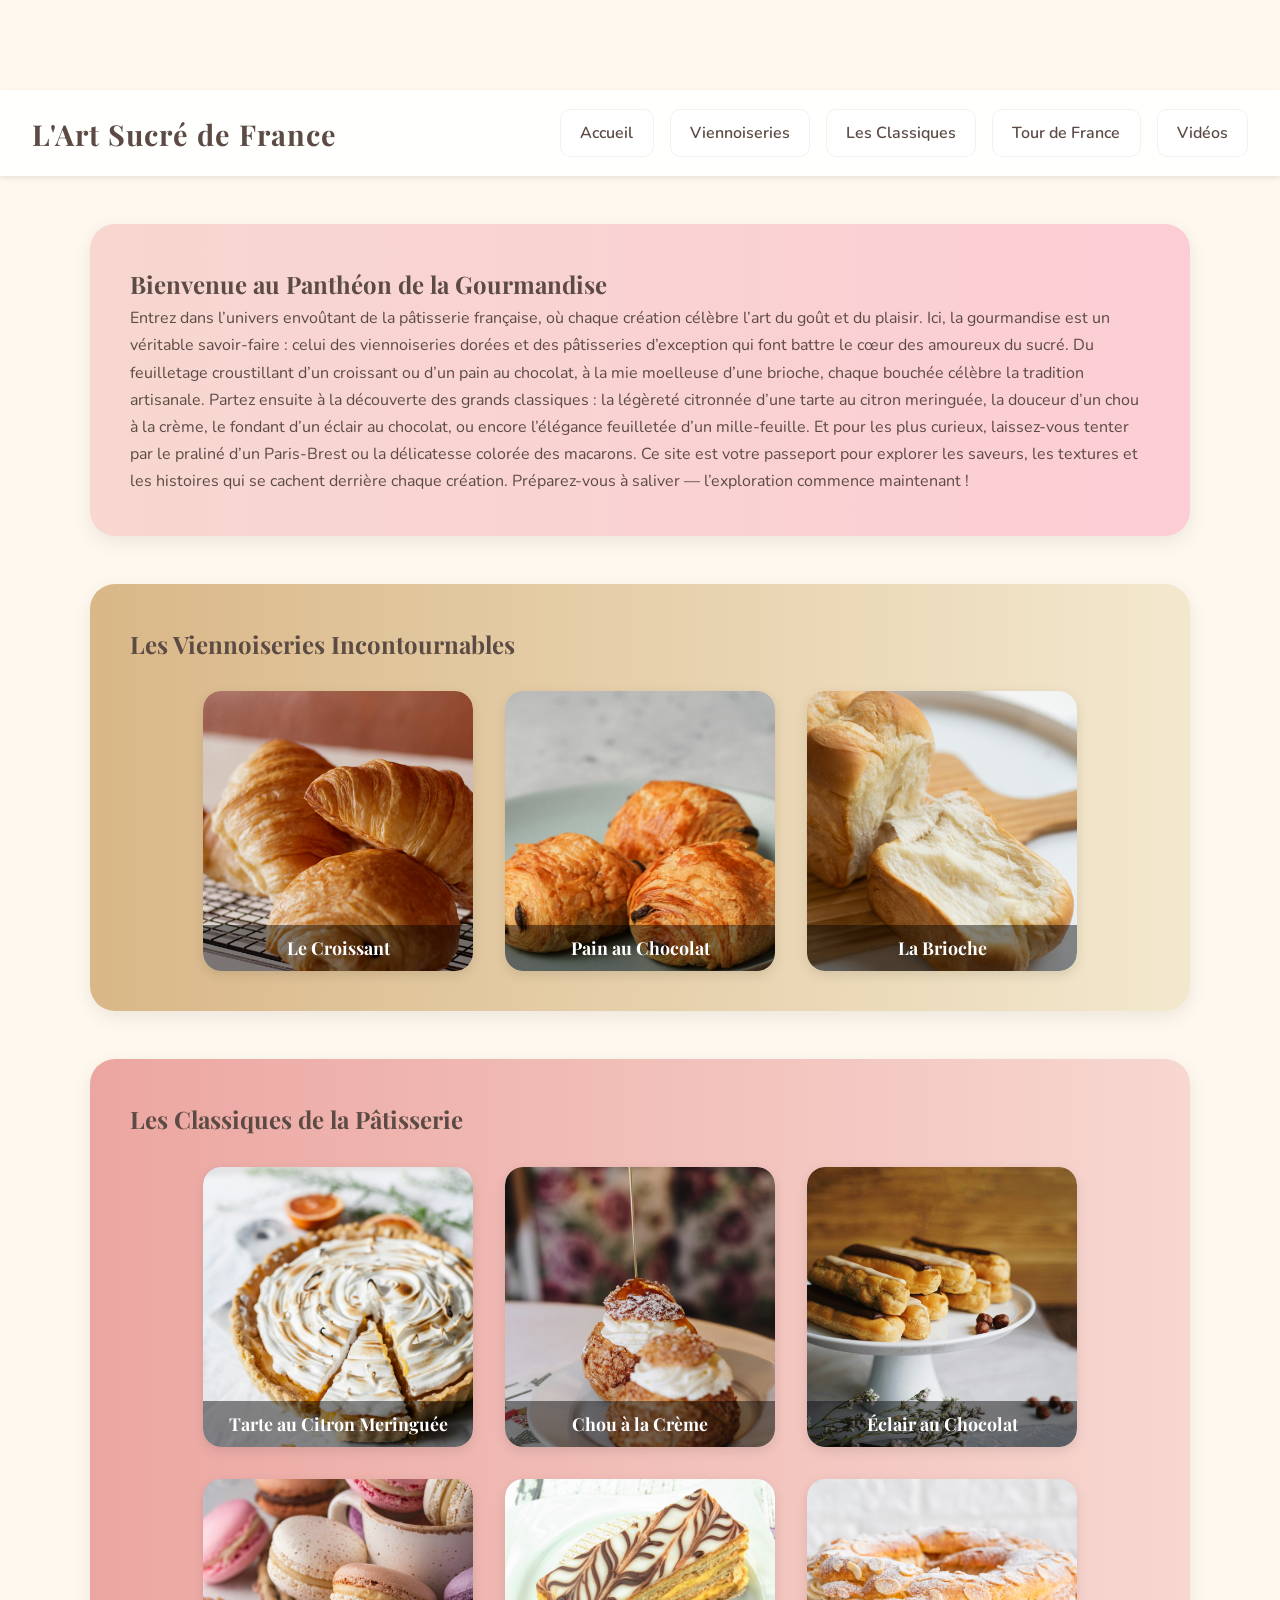
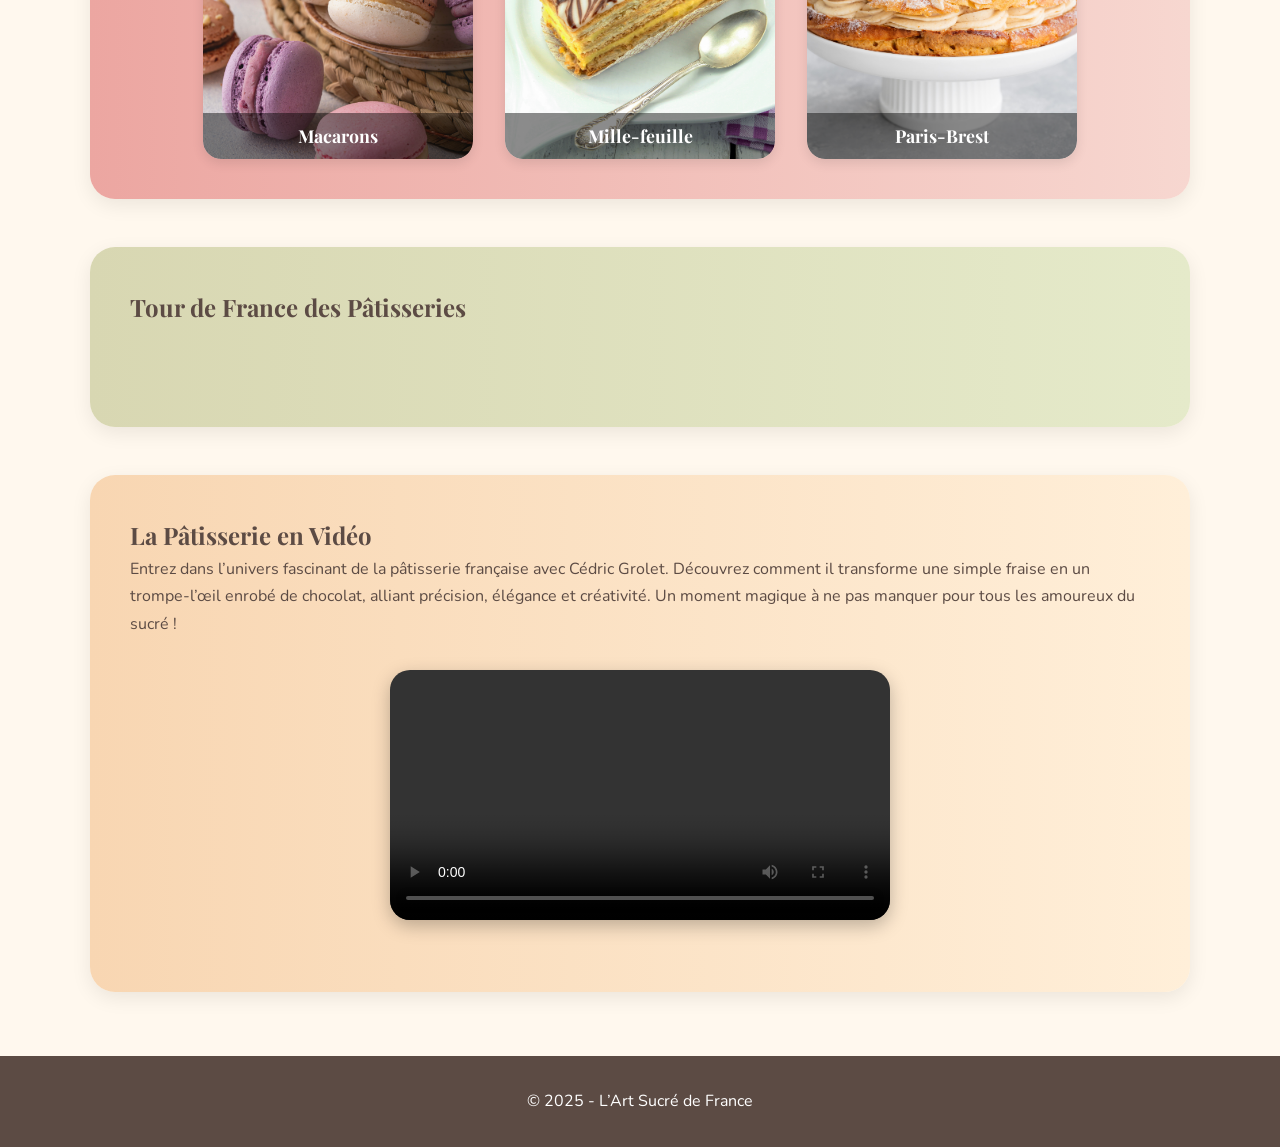
<file: L'Art Sucré de France (Web & Data Collection)/index.html>
<!DOCTYPE html>
<html lang="fr">
<head>
  <meta charset="UTF-8">
  <meta name="viewport" content="width=device-width, initial-scale=1.0">
  <meta name="author" content="GOBALASAMY Ashani, KOUASSI Eunice, DAGUET Laura, SAFI Lina">
  <meta name="description" content="L'Art Sucré de France – Découvrez les merveilles de la pâtisserie française.">
  <link rel="stylesheet" href="styles.css",>
  <title>L'Art Sucré de France</title>
</head>
<body>

  
  <header class="sticky-header">
    <h1><a href="#accueil">L'Art Sucré de France</a></h1>
    <nav>
      <a href="#accueil">Accueil</a>
      <a href="#viennoiseries">Viennoiseries</a>
      <a href="#classiques">Les Classiques</a>
      <a href="#tour-de-france">Tour de France</a>
      <a href="#social">Vidéos</a>
    </nav>
  </header>

  
  <section id="accueil" class="section-box">
    <h2>Bienvenue au Panthéon de la Gourmandise</h2>
    <p>
      Entrez dans l’univers envoûtant de la pâtisserie française, où chaque création célèbre l’art du goût et du plaisir.
      Ici, la gourmandise est un véritable savoir-faire : celui des viennoiseries dorées et des pâtisseries d’exception qui font battre le cœur des amoureux du sucré.
      Du feuilletage croustillant d’un croissant ou d’un pain au chocolat, à la mie moelleuse d’une brioche, chaque bouchée célèbre la tradition artisanale.
      Partez ensuite à la découverte des grands classiques : la légèreté citronnée d’une tarte au citron meringuée, la douceur d’un chou à la crème, le fondant d’un éclair au chocolat, ou encore l’élégance feuilletée d’un mille-feuille.
      Et pour les plus curieux, laissez-vous tenter par le praliné d’un Paris-Brest ou la délicatesse colorée des macarons.
      Ce site est votre passeport pour explorer les saveurs, les textures et les histoires qui se cachent derrière chaque création.
      Préparez-vous à saliver — l’exploration commence maintenant !
    </p>
  </section>

  
  <section id="viennoiseries" class="section-box">
    <h2>Les Viennoiseries Incontournables</h2>
    <br>
    <ul class="pastry-grid">

      <li class="pastry-card" tabindex="0">
        <figure>
          <div class="front-face">
            <img src="images/croissant.jpg" alt="Un croissant au beurre">
            <figcaption><h3>Le Croissant</h3></figcaption>
          </div>
          <div class="card-back">
            <h3 class="other">Le Croissant</h3>
            <p>Doré à souhait, croustillant à l’extérieur et fondant à l’intérieur, un nuage de beurre et de légèreté à chaque bouchée. Son parfum chaud et réconfortant évoque les matins à la française, simples, élégants et pleins de douceur.</p>
          </div>
        </figure>
      </li>

      <li class="pastry-card" tabindex="0">
        <figure>
          <div class="front-face">
            <img src="images/pain-au-chocolat.jpg" alt="Un pain au chocolat">
            <figcaption><h3>Pain au Chocolat</h3></figcaption>
          </div>
          <div class="card-back">
            <h3 class="other">Pain au Chocolat</h3>
            <p>Deux barres de chocolat fondant enveloppées d’une pâte feuilletée dorée… un plaisir simple, irrésistible et toujours réconfortant. Chaque bouchée mêle la richesse du cacao à la tendresse du beurre, pour un moment de pur bonheur.</p>
          </div>
        </figure>
      </li>

      <li class="pastry-card" tabindex="0">
        <figure>
          <div class="front-face">
            <img src="images/brioche.png" alt="Une brioche tressée">
            <figcaption><h3>La Brioche</h3></figcaption>
          </div>
          <div class="card-back">
            <h3 class="other">La Brioche</h3>
            <p>Moelleuse, légèrement sucrée et délicatement parfumée au beurre, une douceur qui fond dans la bouche et réveille les souvenirs d’enfance. Dorée à l’extérieur, légère et filante à l’intérieur, elle se savoure aussi bien nature qu’accompagnée d’une touche de confiture.</p>
          </div>
        </figure>
      </li>

    </ul>
  </section>

  
  <section id="classiques" class="section-box">
    <h2>Les Classiques de la Pâtisserie</h2>
    <br>
    <ul class="pastry-grid">

      <li class="pastry-card" tabindex="0">
        <figure>
          <div class="front-face">
            <img src="images/tarte-au-citron.jpg" alt="Tarte au citron meringuée">
            <figcaption><h3>Tarte au Citron Meringuée</h3></figcaption>
          </div>
          <div class="card-back">
            <h3>Tarte au Citron</h3>
            <p>Sous sa meringue dorée se cache une crème citronnée fraîche et acidulée, qui réveille les papilles et laisse un parfum de soleil. Le mariage du croustillant, du fondant et du moelleux crée une harmonie parfaite entre douceur et vivacité.</p>
          </div>
        </figure>
      </li>

      <li class="pastry-card" tabindex="0">
        <figure>
          <div class="front-face">
            <img src="images/choux.jpg" alt="Chou à la crème">
            <figcaption><h3>Chou à la Crème</h3></figcaption>
          </div>
          <div class="card-back">
            <h3>Chou à la Crème</h3>
            <p>Un nuage de pâte dorée garni d’une crème onctueuse et vanillée… un pur moment de tendresse et de gourmandise. Léger, fondant, généreux — le dessert qui fait chavirer les cœurs à la première bouchée.</p>
          </div>
        </figure>
      </li>

      <li class="pastry-card" tabindex="0">
        <figure>
          <div class="front-face">
            <img src="images/eclairs.jpg" alt="Éclair au chocolat">
            <figcaption><h3>Éclair au Chocolat</h3></figcaption>
          </div>
          <div class="card-back">
            <h3>Éclair au Chocolat</h3>
            <p>Sous sa coque brillante, un cœur fondant de crème pâtissière au chocolat, l’alliance parfaite entre croquant, douceur et intensité. Une texture fine et un goût profond qui séduisent les amateurs de chocolat le plus exigeants.</p>
          </div>
        </figure>
      </li>

      <li class="pastry-card" tabindex="0">
        <figure>
          <div class="front-face">
            <img src="images/macarons.jpg" alt="Macarons colorés">
            <figcaption><h3>Macarons</h3></figcaption>
          </div>
          <div class="card-back">
            <h3>Macarons</h3>
            <p>Colorés, raffinés, croquants puis fondants… chaque macaron est une explosion de saveurs qui fait voyager les sens. Vanille, pistache, framboise ou chocolat: une palette de douceurs aussi belle à regarder qu’à déguster.</p>
          </div>
        </figure>
      </li>

      <li class="pastry-card" tabindex="0">
        <figure>
          <div class="front-face">
            <img src="images/mille-feuille.png" alt="Mille-feuille">
            <figcaption><h3>Mille-feuille</h3></figcaption>
          </div>
          <div class="card-back">
            <h3>Mille-feuille</h3>
            <p>Des couches de feuilletage croustillant et caramélisé, entrelacées de crème vanillée légère… un équilibre divin entre texture et saveur. Chaque niveau dévoile une harmonie de craquant et de fondant, pour une élégance à la française.</p>
          </div>
        </figure>
      </li>

      <li class="pastry-card" tabindex="0">
        <figure>
          <div class="front-face">
            <img src="images/paris-brest.png" alt="Paris-Brest">
            <figcaption><h3>Paris-Brest</h3></figcaption>
          </div>
          <div class="card-back">
            <h3>Paris-Brest</h3>
            <p>Un anneau de pâte à choux garni d’un praliné fondant et onctueux : un hommage au plaisir pur et à la générosité gourmande. Entre le croquant des amandes et la douceur du praliné, c’est une véritable déclaration d’amour à la gourmandise.</p>
          </div>
        </figure>
      </li>

    </ul>
  </section>

 
  <section id="tour-de-france" class="section-box">
    <h2>Tour de France des Pâtisseries</h2>
    <br>
   <div class="flourish-embed flourish-map" data-src="visualisation/26111096"><script src="https://public.flourish.studio/resources/embed.js"></script><noscript><img src="https://public.flourish.studio/visualisation/26111096/thumbnail" width="100%" alt="map visualization" /></noscript></div>
  </section>

  
  <section id="social" class="section-box">
    <h2>La Pâtisserie en Vidéo</h2>
    <p>Entrez dans l’univers fascinant de la pâtisserie française avec Cédric Grolet. Découvrez comment il transforme une simple fraise en un trompe-l’œil enrobé de chocolat, alliant précision, élégance et créativité. Un moment magique à ne pas manquer pour tous les amoureux du sucré !</p>
    <video src="images/chocolate.mp4" controls loop></video>
  </section>
</body>
 
<footer>
    <p>&copy; 2025 - L’Art Sucré de France</p>
  </footer>


</html>
</file>
<file: L'Art Sucré de France (Web & Data Collection)/styles.css>
/* Importation de la police de Google Fonts */
@import url('https://fonts.googleapis.com/css2?family=Playfair+Display:wght@600&family=Nunito:wght@300;400;600&display=swap');

:root {
    --vanille: #DECDBA;
    --creme: #FFF8EE;
    --rose: #F7D7D0;
    --rose-fonce: #ECA6A1;
    --caramel: #D9B787;
    --amande: #F3E8CE;
    --pistache: #D8D7B2;
    --framboise: #F8A5C2;
    --blanc: #ffffff;
    --texte: #5c4b44;      
    --accent: #E07A5F;     
}

/* -------------------------------------
   RESET
--------------------------------------*/
* {
    margin: 0;
    padding: 0;
    box-sizing: border-box;
}

body {
    font-family: "Nunito", sans-serif;
    background: var(--creme);
    color: var(--texte);
    line-height: 1.7;
    scroll-behavior: smooth;
    padding-top: 90px;
}

h1, h2, h3 {
    font-family: "Playfair Display", serif;
}

/* -------------------------------------
   HEADER STICKY + NAVIGATION HORIZONTALE
--------------------------------------*/
.sticky-header {
    position: sticky;
    top: 0;
    z-index: 1000;
    background: rgba(255, 255, 255, 0.9);
    backdrop-filter: blur(8px);
    box-shadow: 0 2px 6px rgba(0,0,0,0.1);
    padding: 1rem 2rem;
    display: flex;
    justify-content: space-between;
    align-items: center;
    flex-wrap: wrap;
}

.sticky-header h1 a {
    text-decoration: none;
    color: var(--texte);
    font-size: 1.8rem;
    letter-spacing: 1px;
}

/* ------------------------------
   NAVIGATION INTERACTIVE PASTEL
--------------------------------*/
nav {
    display: flex;
    gap: 1rem;
    flex-wrap: wrap;
    justify-content: center;
}

nav a {
    position: relative;
    background: rgba(255, 255, 255, 0.5);
    border: 1px solid rgba(0, 0, 0, 0.05);
    padding: 0.6rem 1.2rem;
    border-radius: 10px;
    color: var(--texte);
    text-decoration: none;
    font-weight: 600;
    transition: all 0.3s ease;
}

/* Effet glaçage/soulignement animé */
nav a::after {
    content: "";
    position: absolute;
    left: 50%;
    bottom: 5px;
    width: 0%;
    height: 3px;
    transform: translateX(-50%);
    border-radius: 2px;
    background: var(--accent);
    transition: width 0.35s ease;
}

/* Variation pastel par section */
nav a[href="#accueil"]:hover {
    background: linear-gradient(135deg, var(--rose), var(--rose-fonce));
    color: var(--blanc);
}
nav a[href="#viennoiseries"]:hover {
    background: linear-gradient(135deg, var(--caramel), var(--amande));
    color: var(--blanc);
}
nav a[href="#classiques"]:hover {
    background: linear-gradient(135deg, var(--rose-fonce), var(--accent));
    color: var(--blanc);
}
nav a[href="#tour-de-france"]:hover {
    background: linear-gradient(135deg, var(--pistache), var(--caramel));
    color: var(--blanc);
}
nav a[href="#social"]:hover {
    background: linear-gradient(135deg, #f6c693, var(--creme));
    color: var(--blanc);
}

/* Animation du glaçage */
nav a:hover::after {
    width: 80%;
    background: var(--blanc);
}

/* Effet de mouvement */
nav a:hover {
    transform: translateY(-4px);
    box-shadow: 0 6px 14px rgba(0, 0, 0, 0.1);
}

/* -------------------------------------
   SECTIONS
--------------------------------------*/
.section-box {
    max-width: 1100px;
    margin: 3rem auto;
    padding: 2.5rem;
    border-radius: 25px;
    background: var(--blanc);
    box-shadow: 0 6px 20px rgba(0,0,0,0.08);
    animation: fadeInUp 0.6s ease;
}

/* Arrières-plans différents */
#accueil {
    background: linear-gradient(to right, var(--rose), #fccdd5);
}
#viennoiseries {
    background: linear-gradient(to right, var(--caramel), var(--amande));
}
#classiques {
    background: linear-gradient(to right, var(--rose-fonce), var(--rose));
}
#tour-de-france {
    background: linear-gradient(to right, var(--pistache), #e5eaca);
}
#social {
    background: linear-gradient(to right, #f8d6b2, #ffefd9);
}

/* -------------------------------------
   CARTES DE PÂTISSERIES AVEC FLIP 3D
--------------------------------------*/
.pastry-grid {
    display: flex;
    flex-wrap: wrap;
    justify-content: center;
    gap: 2rem;
    list-style: none;
}

.pastry-card {
    background: transparent;
    width: 270px;
    height: 280px; 
    perspective: 1200px;
}


.pastry-card figure {
    width: 100%;
    height: 100%;
    position: relative;
    transform-style: preserve-3d;
    transition: transform 0.8s ease;
    border-radius: 18px;
    box-shadow: 0 4px 12px rgba(0,0,0,0.1);
}

.pastry-card:hover figure,
.pastry-card:focus-within figure {
    transform: rotateY(180deg);
}


.front-face, .card-back {
    position: absolute;
    inset: 0;
    backface-visibility: hidden;
    border-radius: 18px;
    overflow: hidden;
}

.front-face img {
    width: 100%;
    height: 100%;
    object-fit: cover;       
    border-radius: 18px;
    display: block;
}


.front-face figcaption {
    position: absolute;
    bottom: 0;
    width: 100%;
    padding: 0.5rem 0.6rem;
    background: rgba(0,0,0,0.45);
    color: var(--blanc);
    text-align: center;
    font-size: 0.95rem;
    border-bottom-left-radius: 18px;
    border-bottom-right-radius: 18px;
}


.card-back {
    background: var(--blanc);
    transform: rotateY(180deg);
    display: flex;
    flex-direction: column;
    justify-content: center;
    align-items: center;
    padding: 1rem;
    text-align: center;
    font-size: 0.95rem;
}

.card-back h3 {
    color: var(--accent);
    margin-bottom: 0.5rem;
}
.card-back h3.other {
    color: var(--caramel);
    margin-bottom: 0.5rem;
}

/* -------------------------------------
   MAP FLOURISH
--------------------------------------*/
.flourish-embed {
    margin-top: 2rem;
    border-radius: 10px;
    overflow: hidden;
}

/* -------------------------------------
  SECTION VIDÉO
--------------------------------------*/
#social video {
    display: block;                  
    margin: 2rem auto;               
    width: 50%;                     
    max-width: 500px;               
    height: auto;                    
    border-radius: 20px;             
    box-shadow: 0 6px 18px rgba(0,0,0,0.25); 
    transition: transform 0.3s ease; 
}

/* --- Effet léger au hover --- */
#social video:hover {
    transform: scale(1.02);          
}

/* --- Responsive pour petits écrans --- */
@media (max-width: 600px) {
    #social video {
        width: 85%;                  
        max-width: 350px;             
        margin: 1.5rem auto;         
    }
}


/* -------------------------------------
   FOOTER
--------------------------------------*/
footer {
    margin-top: 4rem;
    background:var(--texte);
    padding: 2rem;
    text-align: center;
    color: var(--blanc);

}


/* -------------------------------------
   ANIMATION D’APPARITION
--------------------------------------*/
@keyframes fadeInUp {
    0% { opacity: 0; transform: translateY(30px); }
    100% { opacity: 1; transform: translateY(0); }
}

/* -------------------------------------
   RESPONSIVE
--------------------------------------*/
@media (max-width: 900px) {
    .sticky-header {
        flex-direction: column;
        gap: 1rem;
        text-align: center;
    }
    nav {
        justify-content: center;
        flex-wrap: wrap;
    }
    .pastry-card {
        width: 90%;
        height: 340px;
    }
}
</file>
